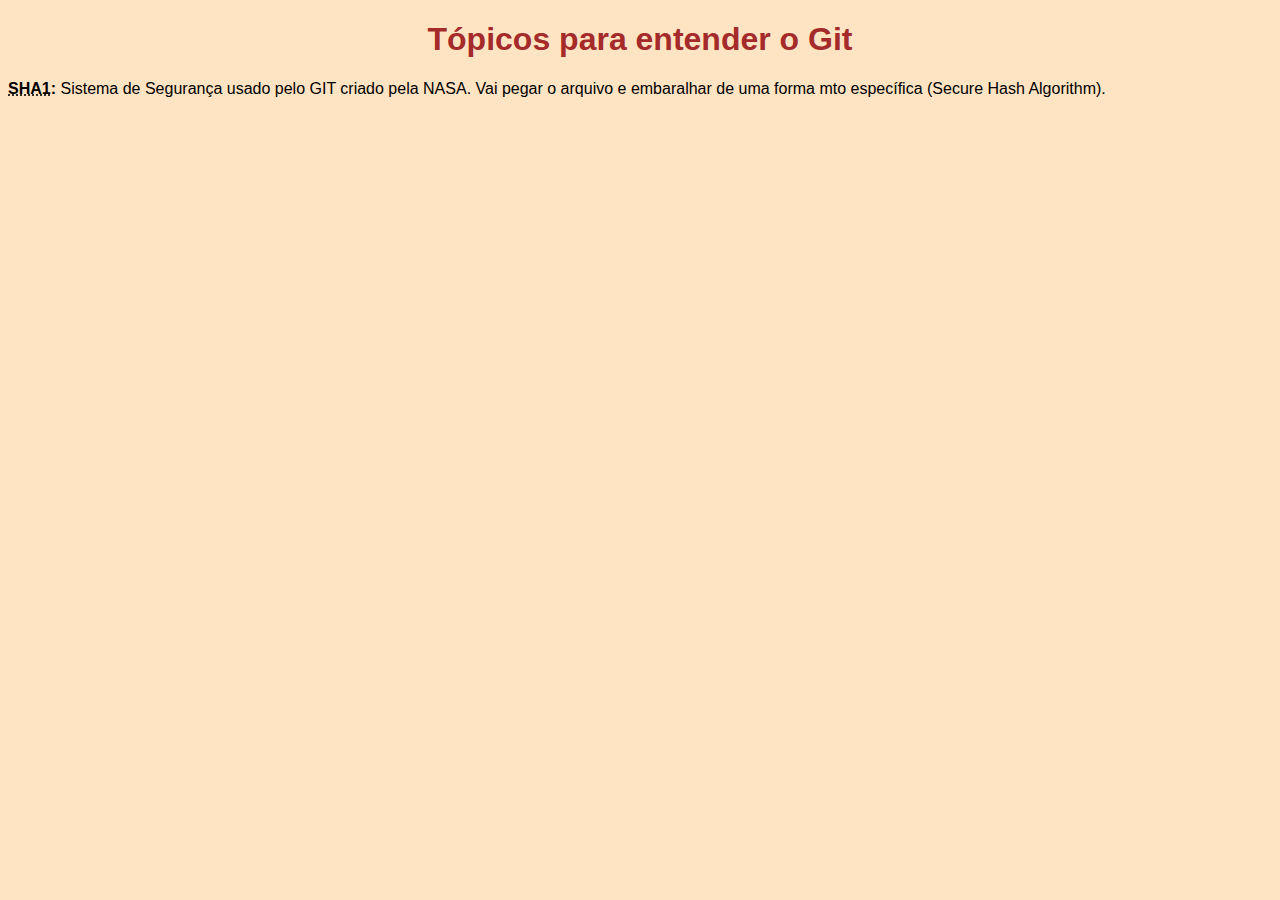
<file: Git e GitHub/index.html>
<!DOCTYPE html>
<html lang="pt-br">
<head>
    <meta charset="UTF-8">
    <meta http-equiv="X-UA-Compatible" content="IE=edge">
    <meta name="viewport" content="width=device-width, initial-scale=1.0">

    <link rel="stylesheet" href="style.css">
    <title>Git e GitHub</title>
</head>
<body>
    <h1>Tópicos para entender o Git</h1>
    <p><strong><abbr title="Secure Hash Algorithm">SHA1</abbr>:</strong> Sistema de Segurança usado pelo GIT criado pela NASA. Vai pegar o arquivo e embaralhar de uma forma mto específica (Secure Hash Algorithm). </p>
</body>
</html>
</file>
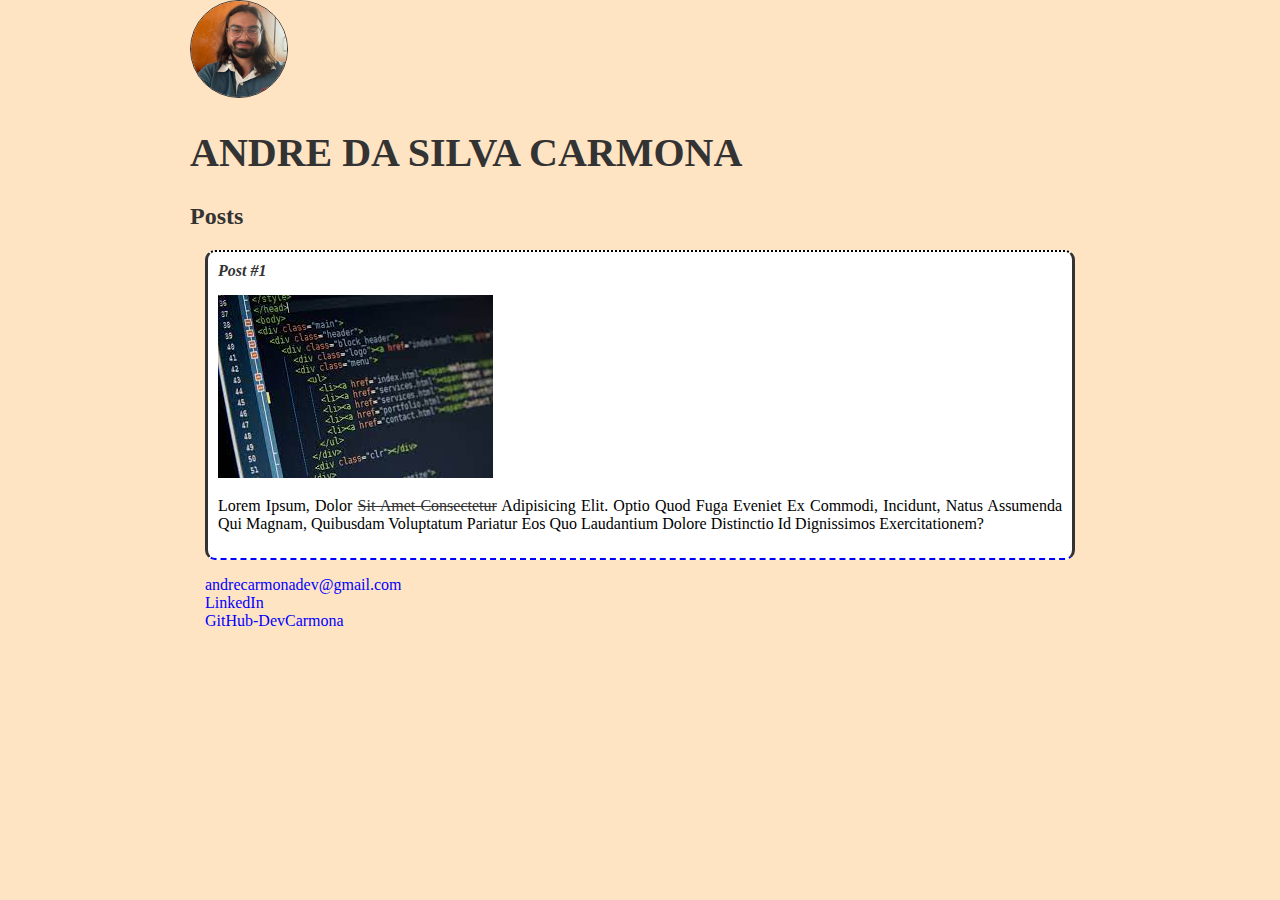
<file: Html e Css/index.html>
<!DOCTYPE html>
<html lang="pt-br">
<head>
    <meta charset="UTF-8">
    <meta http-equiv="X-UA-Compatible" content="IE=edge">
    <meta name="viewport" content="width=device-width, initial-scale=1.0">

    <link rel="stylesheet" href="Estilos Css/style.css">
    <title>HTML e Css BootCamp</title>
</head>
<body>
    <header> <!--Representar o cabeçalho com h1 de Título-->
        <img src="imagens/eu96x96.png" alt="perfil" class="photo">
        <h1 id="title">Andre da Silva Carmona</h1>
    </header>
    <section> <!--Representar uma lista de Posts-->
        <header><!--Representar o título do post-->
            <h2 class="subtitle">Posts</h2>
        </header>
        <article class="post"> <!--Representar o artigo-->
            <header>
                <h3 class="post_title">Post #1</h3>
                <img src="[data-uri]" alt="Codigo HTML externo" class="post_image">
            </header>
            <p class="post_content">Lorem ipsum, dolor <a href="https://www.linkedin.com/in/andre-carmona/" target="_blank">sit amet consectetur</a> adipisicing elit. Optio quod fuga eveniet ex commodi, incidunt, natus assumenda qui magnam, quibusdam voluptatum pariatur eos quo laudantium dolore distinctio id dignissimos exercitationem?</p>
        </article>
    </section>
    <footer> <!--Representar a lista de contatos-->
        <ul class="contact_list">
            <li>
                <a href="andrecarmonadev@gmail.com" target="_blank">andrecarmonadev@gmail.com</a>                
            </li>
            <li>
                <a href="https://www.linkedin.com/in/andre-carmona/" target="_blank">LinkedIn</a>
            </li>
            <li>
                <a href="https://github.com/DevCarmona" target="_blank">GitHub-DevCarmona</a>
            </li>
        </ul>
    </footer>
</body>
</html>
</file>
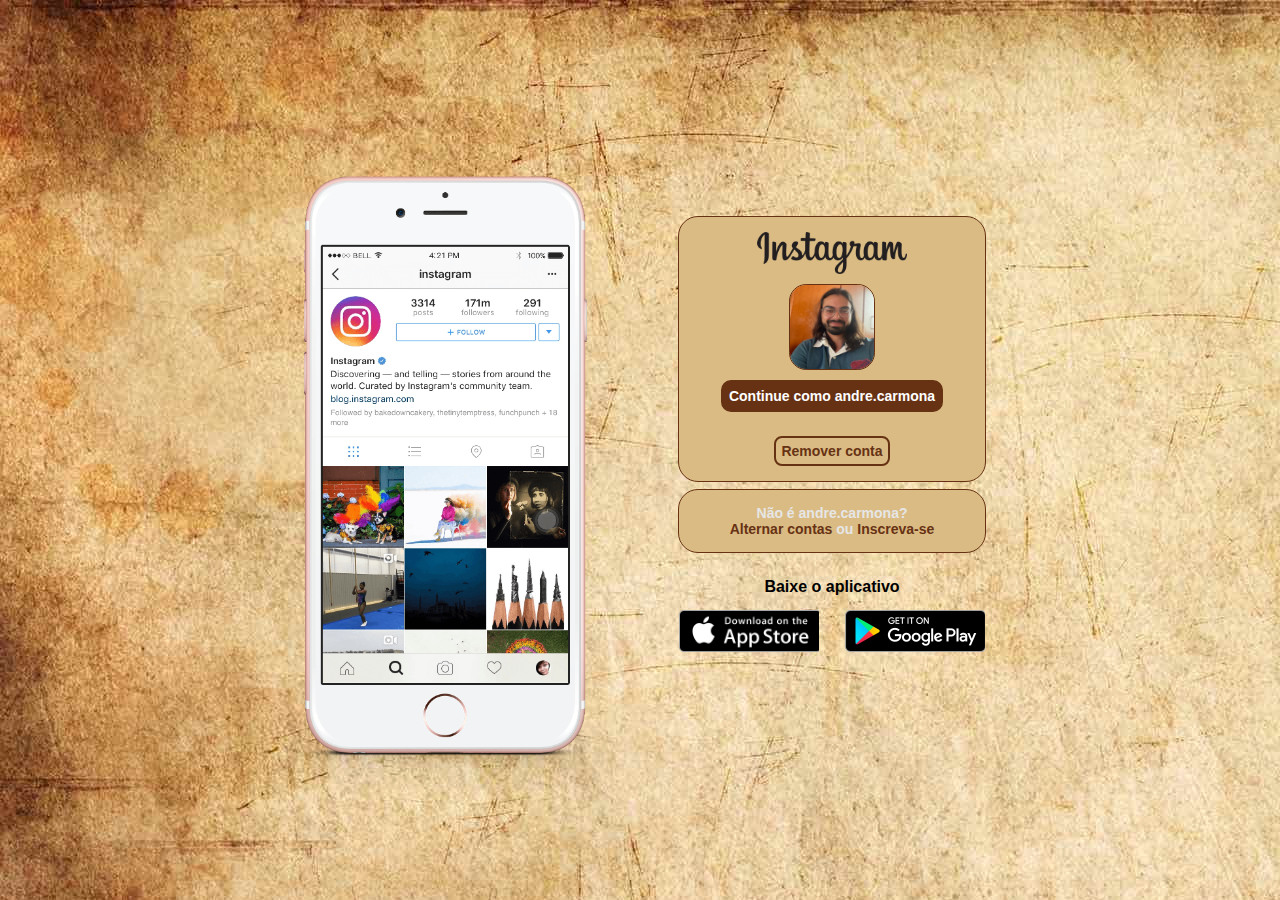
<file: Instagram/index.html>
<!DOCTYPE html>
<html lang="pt-br">
<head>
    <meta charset="UTF-8">
    <meta http-equiv="X-UA-Compatible" content="IE=edge">
    <meta name="viewport" content="width=device-width, initial-scale=1.0">

    <link rel="stylesheet" href="estilos/style.css">
    <title>Instagram</title>
</head>
<body>
    <div class="instagram-wrapper">
        <div class="instagram-phone">
            <img src="img/instagram-celular.png" alt="celular">
        </div>
        <div class="instagram-continue">
            <div class="group">
                <img src="img/instagram-logo.png" class="instagram-logo" alt="instagram logo">
                <div class="profile-photo">
                    <img src="img/eu96x96.png" alt="foto de perfil">
                </div>
                <a href="#" class="instagram-login">Continue como andre.carmona</a>
                <a href="#" class="instagram-logout">Remover conta</a>
            </div>
            <div class="group">
                <p class="not-account">Não é andre.carmona?</p>
                <p class="not-account">
                    <span class="link-brown">Alternar contas</span>
                    ou
                    <span class="link-brown">Inscreva-se</span>  
                </p>
            </div>
            <div class="get-the-app">
                <p class="get-app">Baixe o aplicativo</p>
                <div class="download">
                    <a href="#" class="app-download"></a>
                    <a href="#" class="app-download"></a>
                </div>
            </div>
        </div>
    </div>
</body>
</html>
</file>
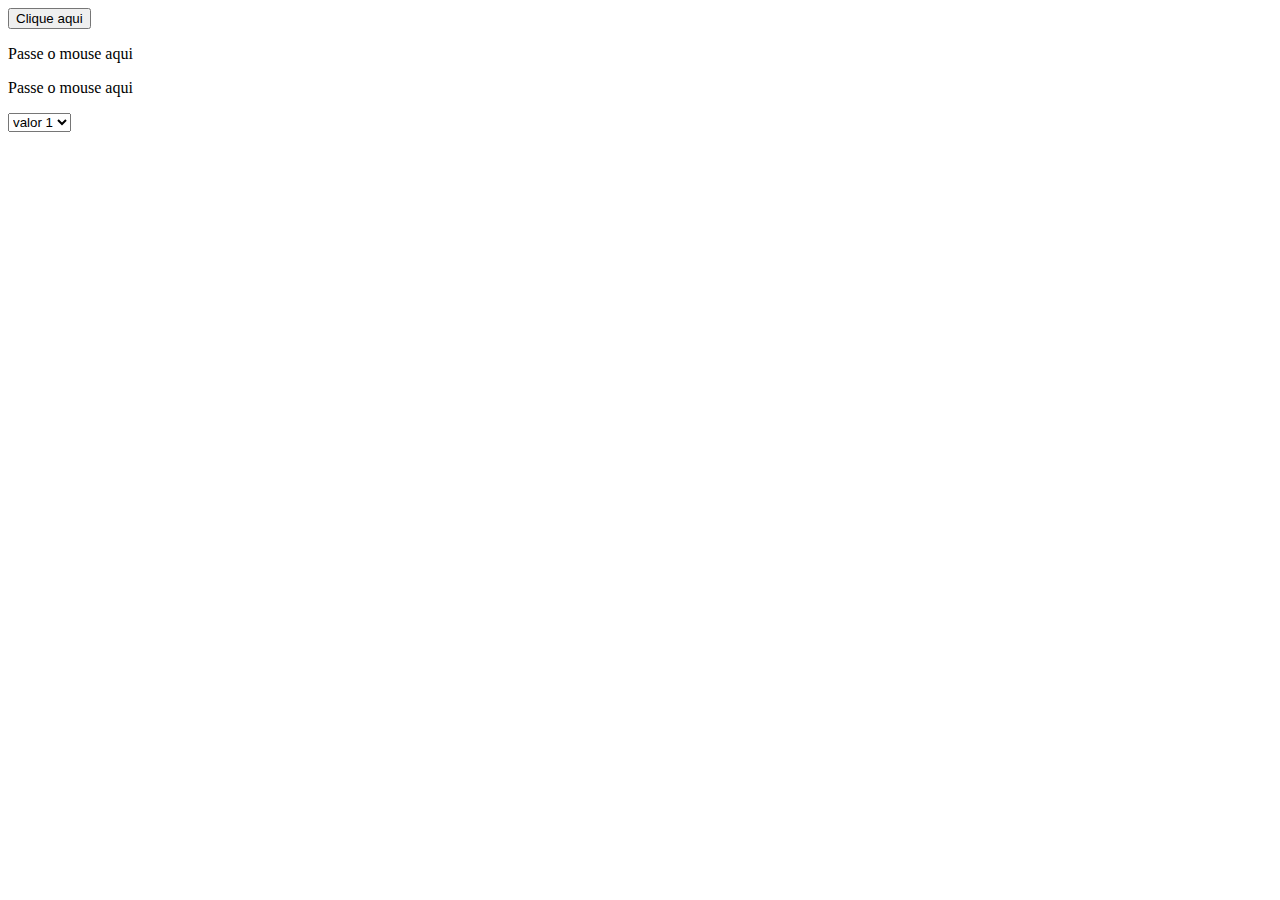
<file: JavaScript/index.html>
<!DOCTYPE html>
<html lang="pt-br">
<head>
    <meta charset="UTF-8">
    <meta http-equiv="X-UA-Compatible" content="IE=edge">
    <meta name="viewport" content="width=device-width, initial-scale=1.0">

    <link rel="stylesheet" href="style.css">
    <script src="js/main.js" type="text/javascript"></script>
    <title>HTML Devops</title>
</head>
<body onload="load()">
    <button type="button" onclick="clicou()">Clique aqui</button>
    <p id="agradecimento" onclick="redirecionar()"></p>
    <p id="mousemove" onmouseover="trocar(this)" onmouseout="voltar(this)">Passe o mouse aqui</p>

    <!--JavaScript = Sem usar o id, somente com o elemento(this)-->
    <p onmouseover="trocar(this)" onmouseout="voltar(this)">Passe o mouse aqui</p>
    
    <select onchange="funcaoChange(this)">
        <option value="1">valor 1</option>
        <option value="2">valor 2</option>
        <option value="3">valor 3</option>
    </select>

</body>
</html>
</file>
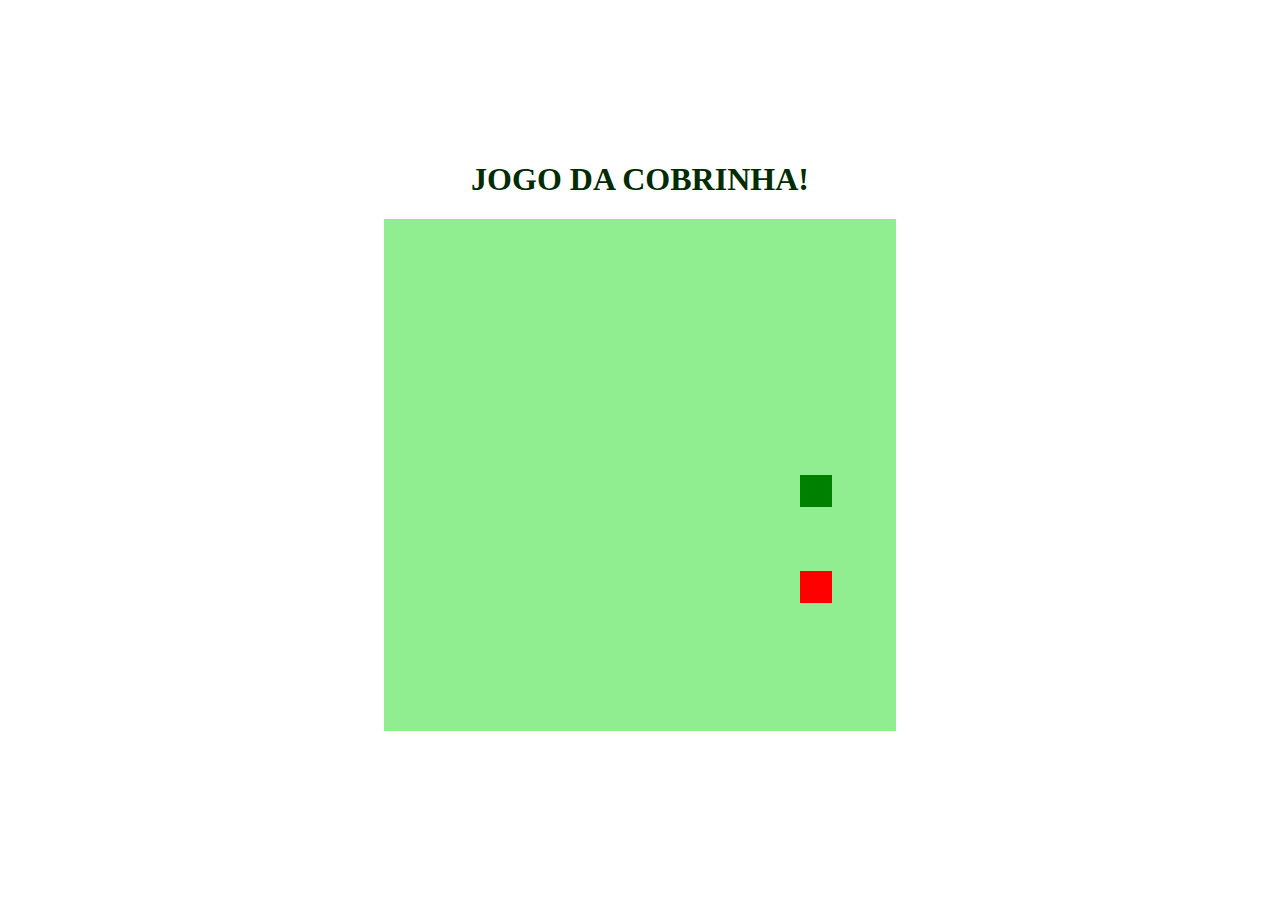
<file: jogo da cobrinha/index.html>
<!DOCTYPE html>
<html lang="pt-br">
<head>
    <meta charset="UTF-8">
    <meta http-equiv="X-UA-Compatible" content="IE=edge">
    <meta name="viewport" content="width=device-width, initial-scale=1.0">
    <link rel="stylesheet" href="style.css">
    <script defer src="script.js"></script>
    <title>Snake Game</title>
</head>
<body>
    <h1>JOGO DA COBRINHA!</h1>
    <canvas id="snake" width="512" height="512"></canvas>
</body>
</html>
</file>
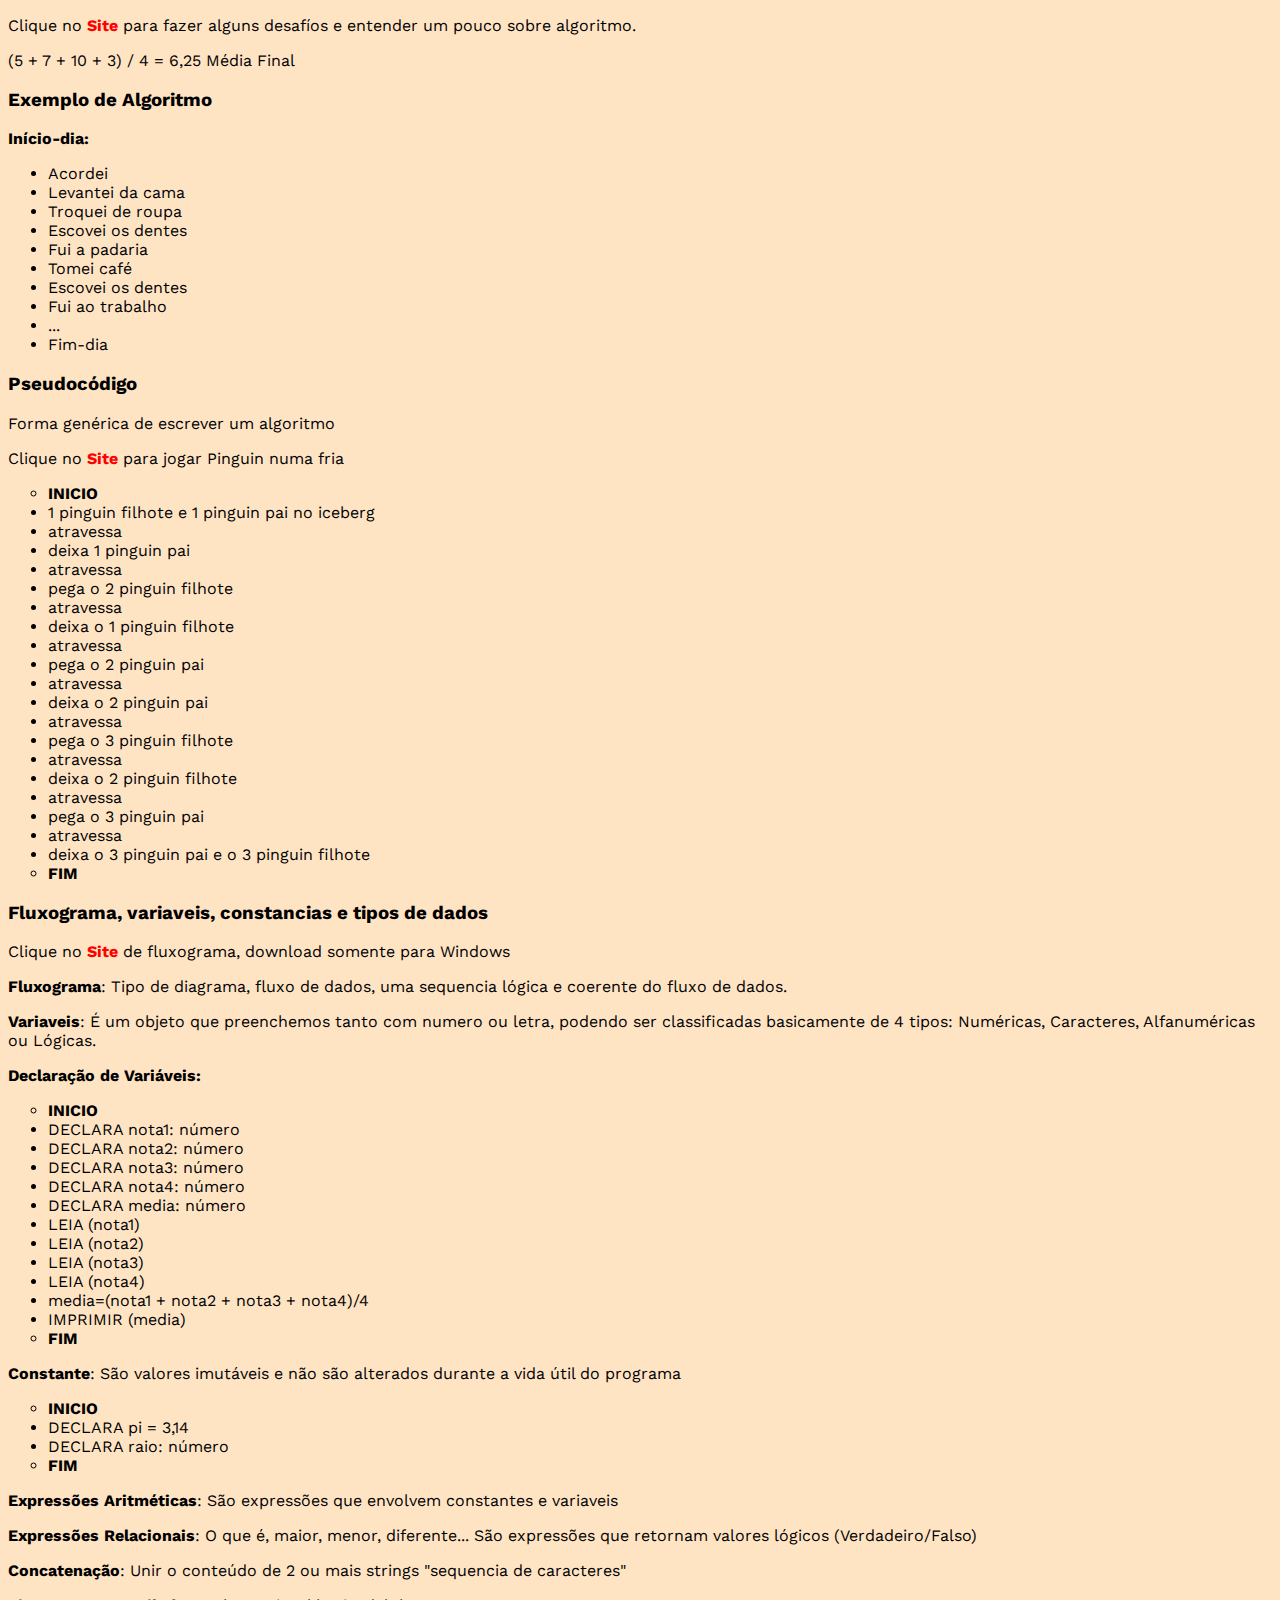
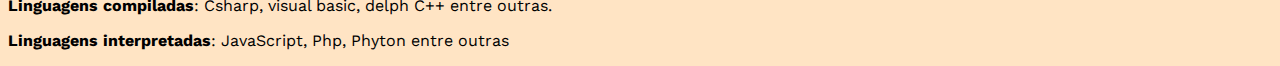
<file: Lógica de Programação/index.html>
<!DOCTYPE html>
<html lang="pt-br">
<head>
    <meta charset="UTF-8">
    <meta http-equiv="X-UA-Compatible" content="IE=edge">
    <meta name="viewport" content="width=device-width, initial-scale=1.0">
    
    <title>Lógica de Programação</title>

    <style>
        @import url('https://fonts.googleapis.com/css2?family=Work+Sans:ital,wght@0,100;0,      200;0,300;0,400;0,500;0,600;0,700;0,800;0,900;1,100;1,200;1,300;1,400;1,500;1,600;      1,700;1,800;1,900&display=swap');

        body{
            background-color: bisque;
            /* sempre seguir essa ordem(font-style  ->  font-weight font-size -> font-family). */
            font-family: 'Work Sans', sans-serif;
        }
        .site{
            color: rgb(255, 0, 0);
            text-decoration: solid;
            font-weight: bold;
        }

    </style>

</head>
<body>

    <p>Clique no <a href="https://studio.code.org/s/mc/lessons/1/levels/1" target="_blank" class="site">Site</a> para fazer alguns desafíos e entender um pouco sobre algoritmo.</p>
    <p>(5 + 7 + 10 + 3) / 4 = 6,25 Média Final</p>

    <h3>Exemplo de Algoritmo</h3>

    <p><strong>Início-dia:</strong></p>
    <ul>        
        <li>Acordei</li>
        <li>Levantei da cama</li>
        <li>Troquei de roupa</li>
        <li>Escovei os dentes</li>
        <li>Fui a padaria</li>
        <li>Tomei café</li>
        <li>Escovei os dentes</li>
        <li>Fui ao trabalho</li>
        <li>...</li>
        <li>Fim-dia</li>
        
    </ul>

    <h3>Pseudocódigo</h3>
    
    <p>Forma genérica de escrever um algoritmo</p>
<p>Clique no <a href="https://rachacuca.com.br/jogos/pinguins-numa-fria/" target="_blank" class="site">Site</a> para jogar Pinguin numa fria</p>
    <ul>
        <li type="circle"><strong>INICIO</strong></li>
        <li>1 pinguin filhote e 1 pinguin pai no iceberg</li>
        <li>atravessa</li>
        <li>deixa 1 pinguin pai</li>
        <li>atravessa</li>
        <li>pega o 2 pinguin filhote</li>
        <li>atravessa</li>
        <li>deixa o 1 pinguin filhote</li>
        <li>atravessa</li>
        <li>pega o 2 pinguin pai</li>
        <li>atravessa</li>
        <li>deixa o 2 pinguin pai</li>
        <li>atravessa</li>
        <li>pega o 3 pinguin filhote</li>
        <li>atravessa</li>
        <li>deixa o 2 pinguin filhote</li>
        <li>atravessa</li>
        <li>pega o 3 pinguin pai</li>
        <li>atravessa</li>
        <li>deixa o 3 pinguin pai e o 3 pinguin filhote</li>
        <li type="circle"><strong>FIM</strong></li>
    </ul>

    <h3>Fluxograma, variaveis, constancias e tipos de dados</h3>

    <p>Clique no <a href="http://www.flowgorithm.org/" target="_blank" class="site">Site</a> de fluxograma, download somente para Windows</p>

    <p><strong>Fluxograma</strong>: Tipo de diagrama, fluxo de dados, uma sequencia lógica e coerente do fluxo de dados.</p>
    <p><strong>Variaveis</strong>: É um objeto que preenchemos tanto com numero ou letra, podendo ser classificadas basicamente de 4 tipos: Numéricas, Caracteres, Alfanuméricas ou Lógicas.</p>
    <p><strong>Declaração de Variáveis:</strong></p>
    <ul>
        <li type="circle"><strong>INICIO</strong></li>
        <li>DECLARA nota1: número</li>
        <li>DECLARA nota2: número</li>
        <li>DECLARA nota3: número</li>
        <li>DECLARA nota4: número</li>
        <li>DECLARA media: número</li>
        <li>LEIA (nota1)</li>
        <li>LEIA (nota2)</li>
        <li>LEIA (nota3)</li>
        <li>LEIA (nota4)</li>
        <li>media=(nota1 + nota2 + nota3 + nota4)/4</li>
        <li>IMPRIMIR (media)</li>
        <li type="circle"><strong>FIM</strong></li>
    </ul>
    
    <p><strong>Constante</strong>: São valores imutáveis e não são alterados durante a vida útil do programa</p>
    <ul>
        <li type="circle"><strong>INICIO</strong></li>
        <li>DECLARA pi = 3,14</li>
        <li>DECLARA raio: número</li>
        <li type="circle"><strong>FIM</strong></li>
    </ul>

    <p><strong>Expressões Aritméticas</strong>: São expressões que envolvem constantes e variaveis</p>
    <p><strong>Expressões Relacionais</strong>: O que é, maior, menor, diferente... São expressões que retornam valores lógicos (Verdadeiro/Falso)</p>
    <p><strong>Concatenação</strong>: Unir o conteúdo de 2 ou mais strings "sequencia de caracteres"</p>

    <p><strong>Linguagens compiladas</strong>: Csharp, visual basic, delph C++ entre outras.</p>
    <p><strong>Linguagens interpretadas</strong>: JavaScript, Php, Phyton entre outras</p>
</body>
</html>
</file>
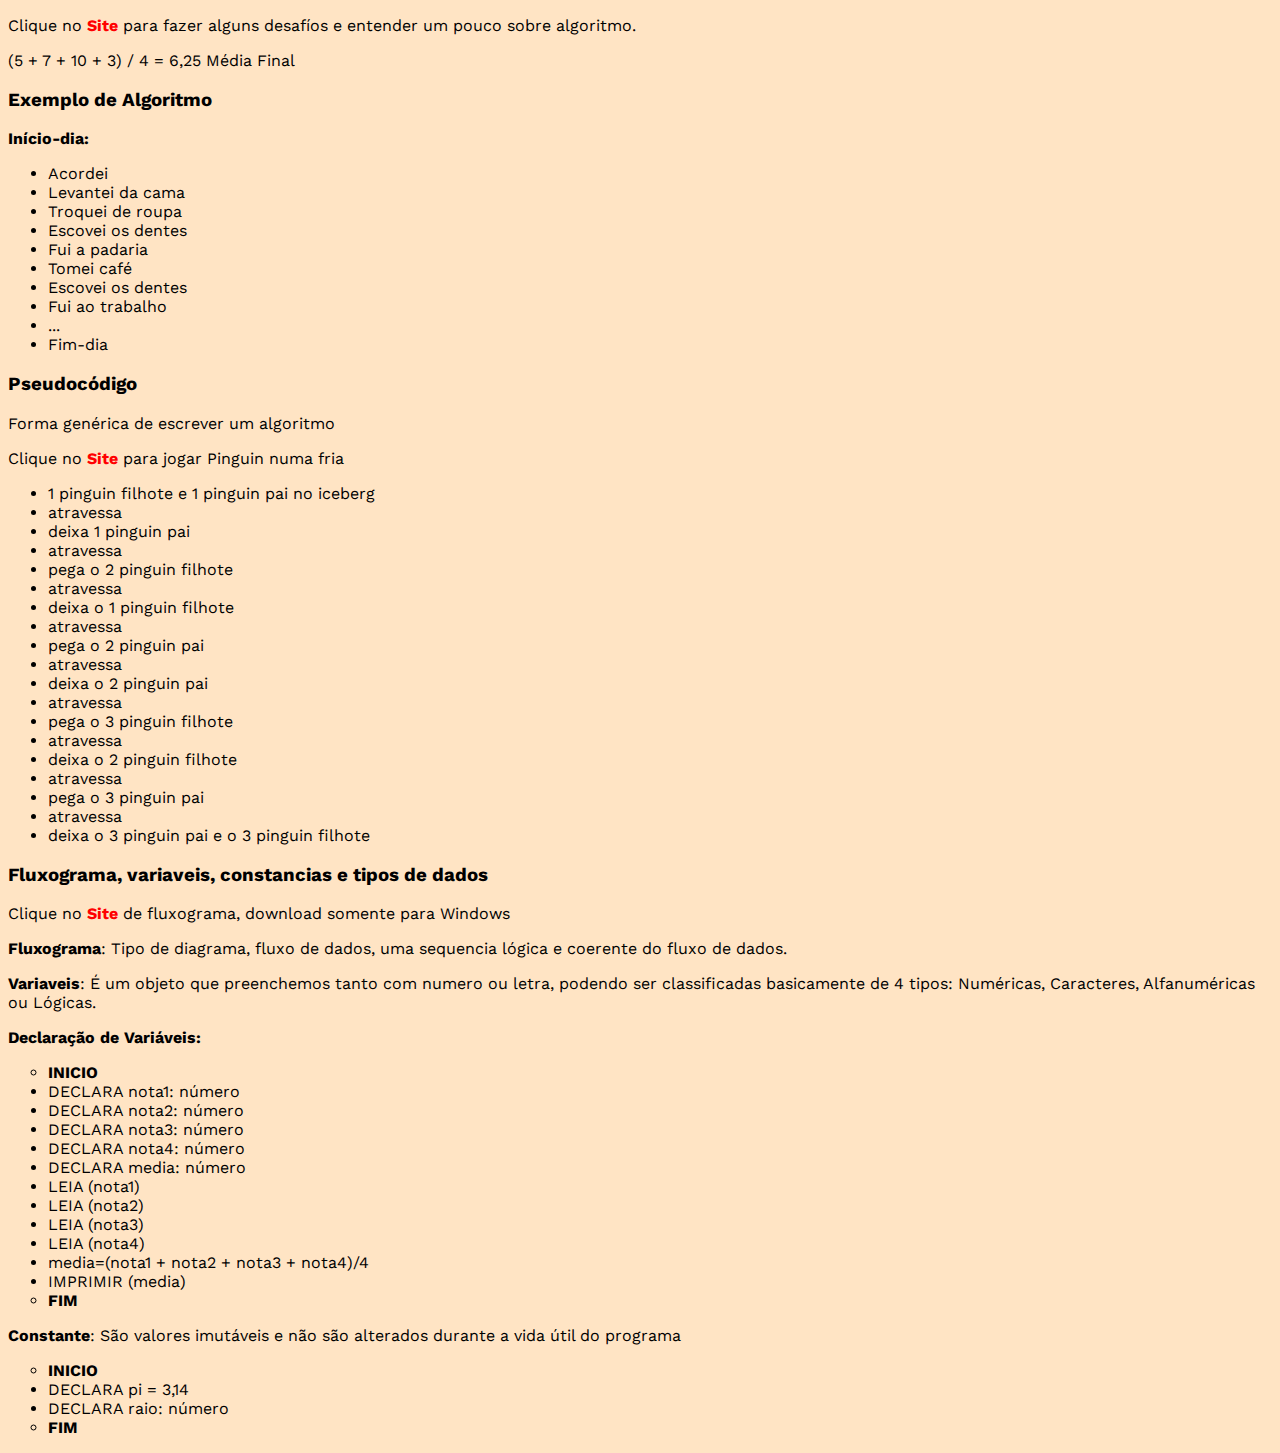
<file: Lógica de Programação/LogicaProgramacao.html>
<!DOCTYPE html>
<html lang="pt-br">
<head>
    <meta charset="UTF-8">
    <meta http-equiv="X-UA-Compatible" content="IE=edge">
    <meta name="viewport" content="width=device-width, initial-scale=1.0">
    
    <title>Lógica de Programação</title>

    <style>
        @import url('https://fonts.googleapis.com/css2?family=Work+Sans:ital,wght@0,100;0,      200;0,300;0,400;0,500;0,600;0,700;0,800;0,900;1,100;1,200;1,300;1,400;1,500;1,600;      1,700;1,800;1,900&display=swap');

        body{
            background-color: bisque;
            /* sempre seguir essa ordem(font-style  ->  font-weight font-size -> font-family). */
            font-family: 'Work Sans', sans-serif;
        }
        .site{
            color: rgb(255, 0, 0);
            text-decoration: solid;
            font-weight: bold;
        }

    </style>

</head>
<body>

    <p>Clique no <a href="https://studio.code.org/s/mc/lessons/1/levels/1" target="_blank" class="site">Site</a> para fazer alguns desafíos e entender um pouco sobre algoritmo.</p>
    <p>(5 + 7 + 10 + 3) / 4 = 6,25 Média Final</p>

    <h3>Exemplo de Algoritmo</h3>

    <p><strong>Início-dia:</strong></p>
    <ul>        
        <li>Acordei</li>
        <li>Levantei da cama</li>
        <li>Troquei de roupa</li>
        <li>Escovei os dentes</li>
        <li>Fui a padaria</li>
        <li>Tomei café</li>
        <li>Escovei os dentes</li>
        <li>Fui ao trabalho</li>
        <li>...</li>
        <li>Fim-dia</li>
        
    </ul>

    <h3>Pseudocódigo</h3>
    
    <p>Forma genérica de escrever um algoritmo</p>
<p>Clique no <a href="https://rachacuca.com.br/jogos/pinguins-numa-fria/" target="_blank" class="site">Site</a> para jogar Pinguin numa fria</p>
    <ul>
        <li>1 pinguin filhote e 1 pinguin pai no iceberg</li>
        <li>atravessa</li>
        <li>deixa 1 pinguin pai</li>
        <li>atravessa</li>
        <li>pega o 2 pinguin filhote</li>
        <li>atravessa</li>
        <li>deixa o 1 pinguin filhote</li>
        <li>atravessa</li>
        <li>pega o 2 pinguin pai</li>
        <li>atravessa</li>
        <li>deixa o 2 pinguin pai</li>
        <li>atravessa</li>
        <li>pega o 3 pinguin filhote</li>
        <li>atravessa</li>
        <li>deixa o 2 pinguin filhote</li>
        <li>atravessa</li>
        <li>pega o 3 pinguin pai</li>
        <li>atravessa</li>
        <li>deixa o 3 pinguin pai e o 3 pinguin filhote</li>
    </ul>

    <h3>Fluxograma, variaveis, constancias e tipos de dados</h3>

    <p>Clique no <a href="http://www.flowgorithm.org/" target="_blank" class="site">Site</a> de fluxograma, download somente para Windows</p>

    <p><strong>Fluxograma</strong>: Tipo de diagrama, fluxo de dados, uma sequencia lógica e coerente do fluxo de dados.</p>
    <p><strong>Variaveis</strong>: É um objeto que preenchemos tanto com numero ou letra, podendo ser classificadas basicamente de 4 tipos: Numéricas, Caracteres, Alfanuméricas ou Lógicas.</p>
    <p><strong>Declaração de Variáveis:</strong></p>
    <ul>
        <li type="circle"><strong>INICIO</strong></li>
        <li>DECLARA nota1: número</li>
        <li>DECLARA nota2: número</li>
        <li>DECLARA nota3: número</li>
        <li>DECLARA nota4: número</li>
        <li>DECLARA media: número</li>
        <li>LEIA (nota1)</li>
        <li>LEIA (nota2)</li>
        <li>LEIA (nota3)</li>
        <li>LEIA (nota4)</li>
        <li>media=(nota1 + nota2 + nota3 + nota4)/4</li>
        <li>IMPRIMIR (media)</li>
        <li type="circle"><strong>FIM</strong></li>
    </ul>
    
    <p><strong>Constante</strong>: São valores imutáveis e não são alterados durante a vida útil do programa</p>
    <ul>
        <li type="circle"><strong>INICIO</strong></li>
        <li>DECLARA pi = 3,14</li>
        <li>DECLARA raio: número</li>
        <li type="circle"><strong>FIM</strong></li>
    </ul>

</body>
</html>
</file>
<file: Git e GitHub/style.css>
*{
    background-color: bisque;
}

body{
    font-family: Arial, "Helvetica Neue", Helvetica, sans-serif;
    font-size: 16px;
}

h1{
    text-align: center;
    color: brown;
}
</file>
<file: Html e Css/Estilos Css/style.css>
body{
    background-color: bisque;
    font-family: Verdana;
    /*O conteudo se adequa a tela com o max de 900px.*/
    max-width: 900px;
/*Cria um espacamento de um lado e do outro, assim temos uma margem q se adequa a tela e nosso conteudo fica sempre alinhado*/
    margin: auto; 
}

.photo{
    border: 1px solid rgb(51, 51, 51);
    border-radius: 50px;
}

#title, .subtitle, .post_title{
    color: rgb(51, 51, 51);
}

#title{
    font-size: 40px;
    text-transform: uppercase;
}

a{
    text-decoration: line-through;
    color: rgb(51, 51, 51);
}

.post_title{
    font-size: 16px;
    font-style: italic;
    margin: 0;
    margin-bottom: 15px;

}

.post{
    background: white;
    padding: 10px;
    border: 3px solid rgb(51, 51, 51);
    border-bottom: 2px dashed blue;
    border-top: 2px dotted;
    margin: 15px;
    border-radius: 10px;
    

}

.post_content{
    margin: 0;
    margin-bottom: 15px;
    text-transform: capitalize;
    text-align: justify;
}

.post_image{
    margin-bottom: 15px;
    /* width: 100%;  Usar essa config caso a imagem fique maior.*/
}

.contact_list{
    list-style-type: none;
    padding-left: 15px;
}

.contact_list li a{
    color: blue;
    text-decoration: none;
}
</file>
<file: Instagram/estilos/style.css>
*{
    padding: 0;
    margin: 0;
    box-sizing: border-box;
    text-decoration: none;
    font-family: sans-serif;
    font-size: 14px;
    font-weight: bold;
}

body{
    width: 100%;
    min-height: 100vh;
    background-image: url(../img/plano\ de\ fundo\ old.jpg);
    margin: 0;
    padding: 0;
    display: flex;
    justify-content: center;
}

.instagram-wrapper{
    display: flex;
    align-items: center;
    justify-content: start;
    width: 60%;
    height: 100vh;
}

.instagram-phone{
    display: flex;
    align-items: center;
    justify-content: center;
    width: 50%;
}

.instagram-phone img{
    height: 50rem;
}

.instagram-continue{
    display: flex;
    align-items: center;
    justify-content: space-around;
    flex-direction: column;
    width: 50%;
    min-height: 34rem;
}

.group{
    display: flex;
    justify-content: space-between;
    align-items: center;
    flex-direction: column;
    background-color: #DABB83;
    width: 80%;
    padding: 15px 0;
    border: 1px solid #673214;
    border-radius: 20px;
}

.group:nth-child(1){
    min-height: 19rem;    
}

.instagram-logo{
    height: 3rem;
}

.profile-photo{
    display: flex;
    justify-content: center;
    align-items: center;
    border: 1px solid #673214;
    border-radius: 20%;
    overflow: hidden;
}

.profile-photo img{
    height: 6rem;
}

.instagram-login{
    background-color: #673214;
    color: white;
    padding: 8px;
    border-radius: 10px;
}

.instagram-logout{
    color: #673214;
    margin-top: 1rem;
    padding: 5px;
    border: 2px solid #673214;
    border-radius: 8px;
}

.not-account{
    font-weight: 600;
    color: rgb(230, 230, 230);
}

.link-brown{
    color: #673214;
}

.get-the-app{
    display: flex;
    flex-direction: column;
    align-items: center;
    justify-content: center;
    width: 100%;
    padding: 1.3rem 0;
}

.get-app{
    font-size: 16px;
}

.download{
    display: flex;
    width: 100%;
    justify-content: space-evenly;
    align-items: center;
    padding: 1rem;
}

.app-download{
    height: 3rem;
    width: 10rem;
    background-size: cover;
}

.app-download:nth-child(1){
    background-image: url(../img/apple-button.png);
}

.app-download:nth-child(2){
    background-image: url(../img/googleplay-button.png);
}

@media (max-width: 1024px){
    .instagram-wrapper{
        width: 90%;
    }
}

@media (max-width: 650px){
    body{
        color: #ffffff;
    }

    .instagram-wrapper{
        width: 90%;
    }

    .instagram-phone{
        display: none;
    }

    .instagram-continue{
        width: 100%;
    }

    .group{
        border: 1px solid #673214;
    }
}
</file>
<file: JavaScript/style.css>
body button {
    cursor: pointer;
}

body p {
    cursor: pointer;
   }
</file>
<file: jogo da cobrinha/style.css>
body{
    height: 95vh;
    width: 95;

    /*Elemento para ficar no meio e um abaixo do outro */
    display: flex;
    justify-content: center;
    align-items: center;
    flex-direction: column;
    color: rgb(0, 44, 0);
}
</file>
